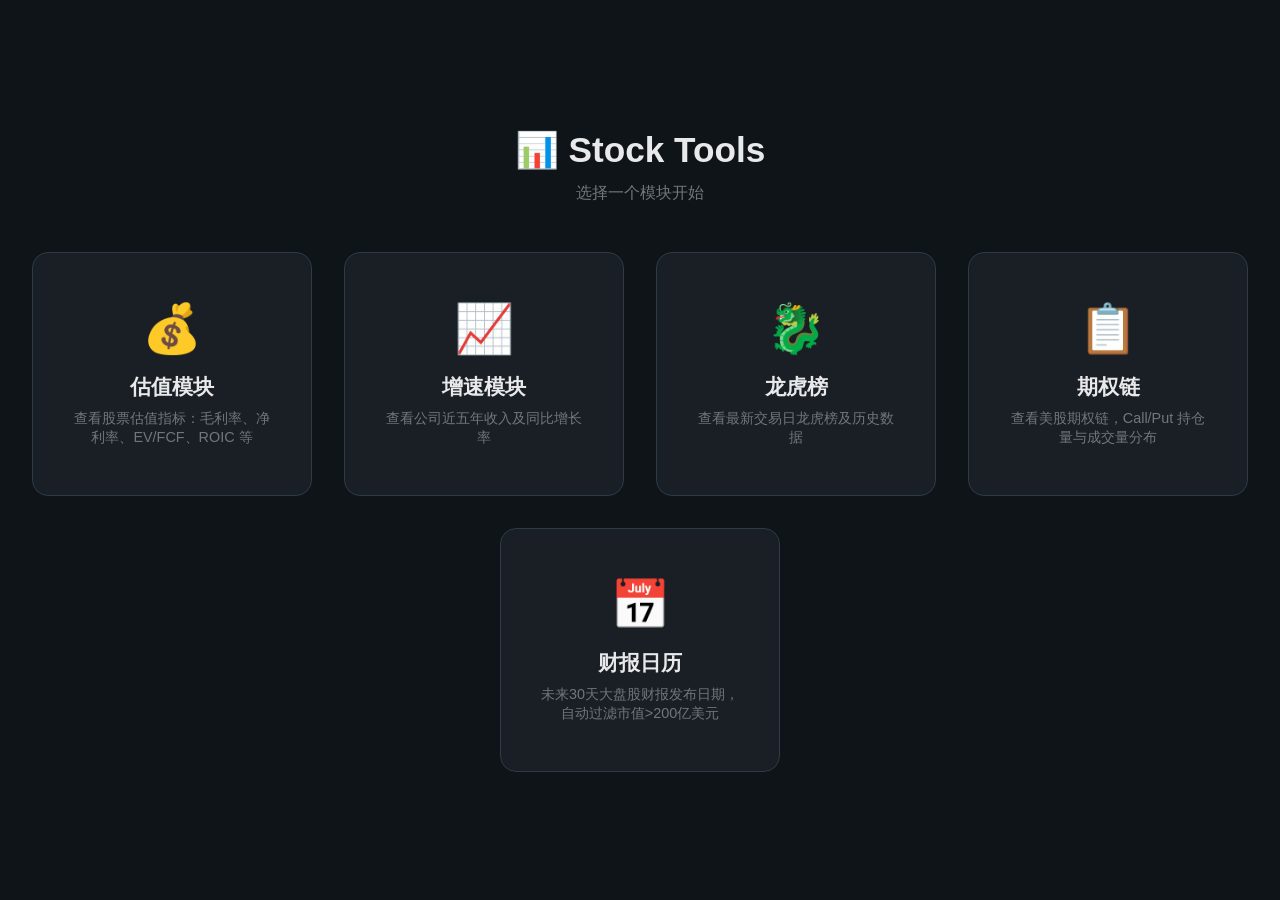
<file: static/portal.html>
<!DOCTYPE html>
<html lang="zh-CN">
<head>
    <meta charset="UTF-8">
    <meta name="viewport" content="width=device-width, initial-scale=1.0">
    <title>Stock Tools</title>
    <style>
        * { margin: 0; padding: 0; box-sizing: border-box; }
        body {
            font-family: -apple-system, BlinkMacSystemFont, 'Segoe UI', Roboto, sans-serif;
            background: #0f1419;
            color: #e7e9ea;
            min-height: 100vh;
            display: flex;
            align-items: center;
            justify-content: center;
        }
        .portal {
            text-align: center;
        }
        .portal h1 {
            font-size: 2.2rem;
            margin-bottom: 12px;
        }
        .portal p {
            color: #71767b;
            margin-bottom: 48px;
            font-size: 1rem;
        }
        .cards {
            display: flex;
            gap: 32px;
            justify-content: center;
            flex-wrap: wrap;
        }
        .card {
            background: #1a1f25;
            border: 1px solid #2e3a47;
            border-radius: 16px;
            padding: 48px 40px;
            width: 280px;
            text-decoration: none;
            color: #e7e9ea;
            transition: transform 0.2s, border-color 0.2s, box-shadow 0.2s;
        }
        .card:hover {
            transform: translateY(-4px);
            border-color: #1d9bf0;
            box-shadow: 0 8px 32px rgba(29, 155, 240, 0.15);
        }
        .card .icon {
            font-size: 3rem;
            margin-bottom: 16px;
        }
        .card h2 {
            font-size: 1.3rem;
            margin-bottom: 8px;
        }
        .card p {
            color: #71767b;
            font-size: 0.9rem;
            margin-bottom: 0;
        }
    </style>
</head>
<body>
    <div class="portal">
        <h1>📊 Stock Tools</h1>
        <p>选择一个模块开始</p>
        <div class="cards">
            <a href="/valuation" class="card">
                <div class="icon">💰</div>
                <h2>估值模块</h2>
                <p>查看股票估值指标：毛利率、净利率、EV/FCF、ROIC 等</p>
            </a>
            <a href="/growth" class="card">
                <div class="icon">📈</div>
                <h2>增速模块</h2>
                <p>查看公司近五年收入及同比增长率</p>
            </a>
            <a href="/lhb" class="card">
                <div class="icon">🐉</div>
                <h2>龙虎榜</h2>
                <p>查看最新交易日龙虎榜及历史数据</p>
            </a>
            <a href="/options" class="card">
                <div class="icon">📋</div>
                <h2>期权链</h2>
                <p>查看美股期权链，Call/Put 持仓量与成交量分布</p>
            </a>
            <a href="/earnings" class="card">
                <div class="icon">📅</div>
                <h2>财报日历</h2>
                <p>未来30天大盘股财报发布日期，自动过滤市值>200亿美元</p>
            </a>
        </div>
    </div>
</body>
</html>
</file>
